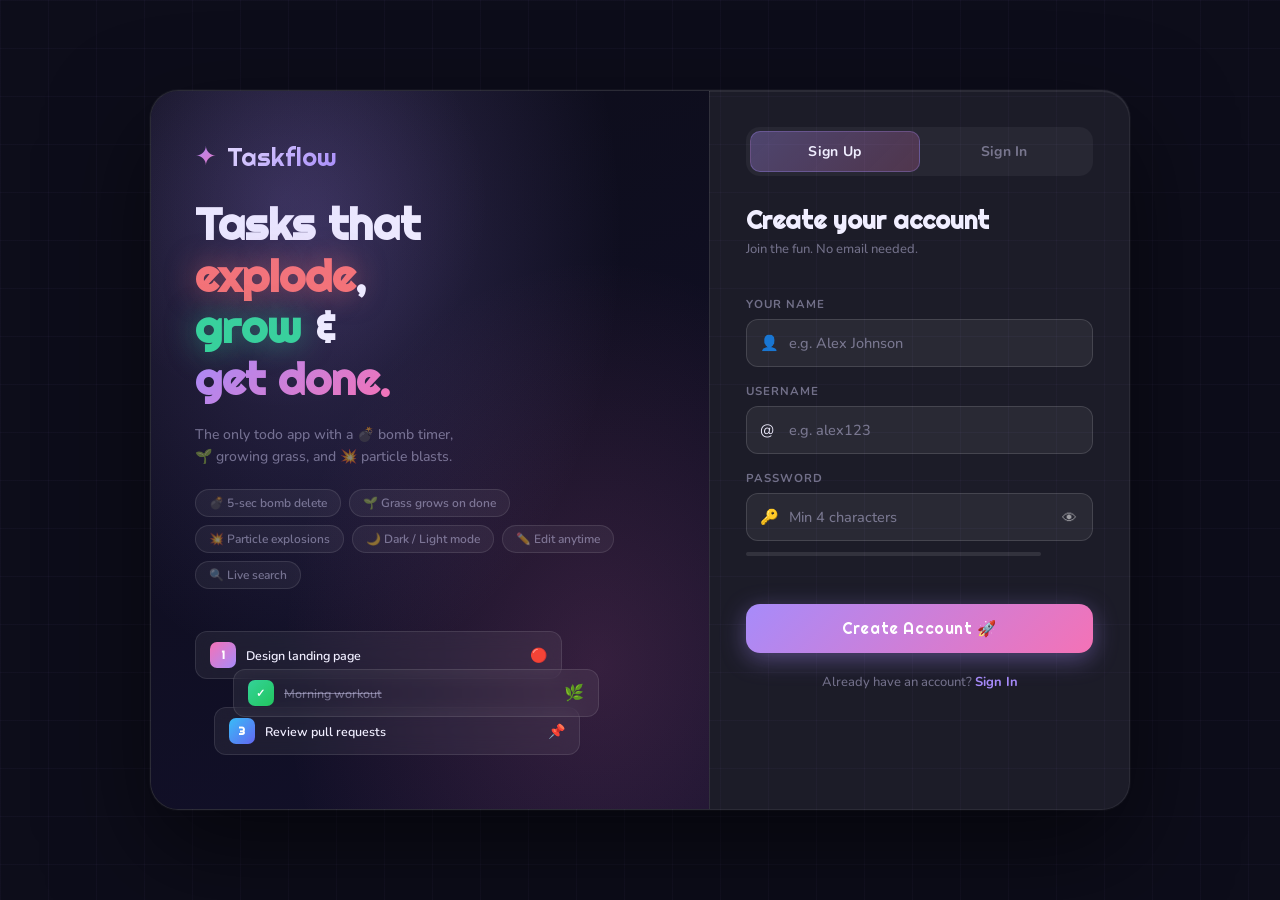
<file: index.html>
<!DOCTYPE html>
<html lang="en">
<head>
  <!-- ═══════════════════════════════════════════
       PRIMARY META
  ═══════════════════════════════════════════ -->
  <meta charset="UTF-8" />
  <meta name="viewport" content="width=device-width, initial-scale=1.0" />
  <meta http-equiv="X-UA-Compatible" content="IE=edge" />

  <title>Taskflow — Your Playful Task Manager</title>
  <meta name="description"        content="Taskflow is a fun, animated task manager. Sign up, log in, and manage your day with bomb countdowns, growing grass, and particle explosions." />
  <meta name="keywords"           content="todo app, task manager, taskflow, productivity, animated tasks, fun todo" />
  <meta name="author"             content="Taskflow" />
  <meta name="robots"             content="index, follow" />
  <meta name="theme-color"        content="#0d0d1a" />
  <meta name="color-scheme"       content="dark" />
  <meta name="application-name"   content="Taskflow" />
  <meta name="generator"          content="Vanilla HTML/CSS/JS" />
  <meta name="rating"             content="general" />
  <meta name="language"           content="English" />

  <!-- ═══════════════════════════════════════════
       OPEN GRAPH (Facebook / LinkedIn)
  ═══════════════════════════════════════════ -->
  <meta property="og:type"        content="website" />
  <meta property="og:title"       content="Taskflow — Your Playful Task Manager" />
  <meta property="og:description" content="Bomb countdowns, growing grass, particle explosions. The most fun way to manage your tasks." />
  <meta property="og:url"         content="https://yourdomain.com/" />
  <meta property="og:site_name"   content="Taskflow" />
  <meta property="og:locale"      content="en_US" />

  <!-- ═══════════════════════════════════════════
       TWITTER CARD
  ═══════════════════════════════════════════ -->
  <meta name="twitter:card"        content="summary_large_image" />
  <meta name="twitter:title"       content="Taskflow — Your Playful Task Manager" />
  <meta name="twitter:description" content="Bomb countdowns, growing grass, particle explosions. The most fun way to manage your tasks." />
  <meta name="twitter:creator"     content="@taskflow" />

  <!-- ═══════════════════════════════════════════
       FAVICONS
  ═══════════════════════════════════════════ -->
  <link rel="icon"             href="data:image/svg+xml,<svg xmlns='http://www.w3.org/2000/svg' viewBox='0 0 100 100'><text y='.9em' font-size='90'>✦</text></svg>" />
  <link rel="apple-touch-icon" href="data:image/svg+xml,<svg xmlns='http://www.w3.org/2000/svg' viewBox='0 0 100 100'><text y='.9em' font-size='90'>✦</text></svg>" />

  <!-- ═══════════════════════════════════════════
       FONTS
  ═══════════════════════════════════════════ -->
  <link rel="preconnect" href="https://fonts.googleapis.com" />
  <link rel="preconnect" href="https://fonts.gstatic.com" crossorigin />
  <link href="https://fonts.googleapis.com/css2?family=Righteous&family=Nunito:wght@400;500;600;700;800&display=swap" rel="stylesheet" />

  <link rel="stylesheet" href="css/login.css" />
</head>
<body>

  <!-- floating emoji particles in background -->
  <div class="bg-particles" id="bgParticles"></div>

  <!-- animated grid -->
  <div class="grid-overlay"></div>

  <!-- main card -->
  <main class="auth-container">

    <!-- left panel: branding -->
    <section class="brand-panel">
      <div class="brand-logo">
        <span class="logo-star">✦</span>
        <span class="logo-name">Taskflow</span>
      </div>
      <h1 class="brand-headline">
        Tasks that<br/>
        <span class="headline-pop">explode</span>,<br/>
        <span class="headline-grow">grow</span> &amp;<br/>
        <span class="headline-glow">get done.</span>
      </h1>
      <p class="brand-sub">The only todo app with a 💣 bomb timer,<br/>🌱 growing grass, and 💥 particle blasts.</p>

      <!-- feature pills -->
      <div class="feature-pills">
        <span class="pill">💣 5-sec bomb delete</span>
        <span class="pill">🌱 Grass grows on done</span>
        <span class="pill">💥 Particle explosions</span>
        <span class="pill">🌙 Dark / Light mode</span>
        <span class="pill">✏️ Edit anytime</span>
        <span class="pill">🔍 Live search</span>
      </div>

      <!-- floating demo cards -->
      <div class="demo-cards">
        <div class="demo-card dc1">
          <span class="dc-dot" style="background:linear-gradient(135deg,#f472b6,#a78bfa)">1</span>
          <span class="dc-text">Design landing page</span>
          <span class="dc-badge high">🔴</span>
        </div>
        <div class="demo-card dc2 done-card">
          <span class="dc-dot" style="background:linear-gradient(135deg,#34d399,#22c55e)">✓</span>
          <span class="dc-text dc-done">Morning workout</span>
          <span class="dc-grass">🌿</span>
        </div>
        <div class="demo-card dc3">
          <span class="dc-dot" style="background:linear-gradient(135deg,#38bdf8,#6366f1)">3</span>
          <span class="dc-text">Review pull requests</span>
          <span class="dc-badge normal">📌</span>
        </div>
      </div>
    </section>

    <!-- right panel: auth forms -->
    <section class="auth-panel">

      <!-- tab switcher -->
      <div class="auth-tabs">
        <button class="auth-tab active" id="tabSignup" onclick="switchTab('signup')">
          Sign Up
        </button>
        <button class="auth-tab" id="tabLogin" onclick="switchTab('login')">
          Sign In
        </button>
        <div class="tab-slider" id="tabSlider"></div>
      </div>

      <!-- ── SIGNUP FORM ── -->
      <form class="auth-form" id="formSignup" onsubmit="handleSignup(event)">
        <div class="welcome-text">
          <h2>Create your account</h2>
          <p>Join the fun. No email needed.</p>
        </div>

        <div class="field-group">
          <label class="field-label" for="su-name">Your Name</label>
          <div class="field-wrap">
            <span class="field-icon">👤</span>
            <input
              type="text"
              id="su-name"
              class="field-input"
              placeholder="e.g. Alex Johnson"
              autocomplete="name"
              required
            />
          </div>
        </div>

        <div class="field-group">
          <label class="field-label" for="su-user">Username</label>
          <div class="field-wrap">
            <span class="field-icon">@</span>
            <input
              type="text"
              id="su-user"
              class="field-input"
              placeholder="e.g. alex123"
              autocomplete="username"
              required
            />
          </div>
        </div>

        <div class="field-group">
          <label class="field-label" for="su-pass">Password</label>
          <div class="field-wrap">
            <span class="field-icon">🔑</span>
            <input
              type="password"
              id="su-pass"
              class="field-input"
              placeholder="Min 4 characters"
              autocomplete="new-password"
              required
            />
            <button type="button" class="eye-btn" onclick="toggleEye('su-pass', this)">👁</button>
          </div>
          <!-- strength -->
          <div class="strength-row">
            <div class="strength-track"><div class="strength-bar" id="strengthBar"></div></div>
            <span class="strength-txt" id="strengthTxt"></span>
          </div>
        </div>

        <div id="su-msg" class="form-msg"></div>

        <button type="submit" class="btn-auth" id="btnSignup">
          <span class="btn-text">Create Account 🚀</span>
          <span class="btn-ripple"></span>
        </button>

        <p class="switch-hint">Already have an account? <a href="#" onclick="switchTab('login')">Sign In</a></p>
      </form>

      <!-- ── LOGIN FORM ── -->
      <form class="auth-form hidden" id="formLogin" onsubmit="handleLogin(event)">
        <div class="welcome-text">
          <h2>Welcome back!</h2>
          <p>Your tasks are waiting for you.</p>
        </div>

        <div class="field-group">
          <label class="field-label" for="li-user">Username</label>
          <div class="field-wrap">
            <span class="field-icon">@</span>
            <input
              type="text"
              id="li-user"
              class="field-input"
              placeholder="Your username"
              autocomplete="username"
              required
            />
          </div>
        </div>

        <div class="field-group">
          <label class="field-label" for="li-pass">Password</label>
          <div class="field-wrap">
            <span class="field-icon">🔑</span>
            <input
              type="password"
              id="li-pass"
              class="field-input"
              placeholder="Your password"
              autocomplete="current-password"
              required
            />
            <button type="button" class="eye-btn" onclick="toggleEye('li-pass', this)">👁</button>
          </div>
        </div>

        <div id="li-msg" class="form-msg"></div>

        <button type="submit" class="btn-auth" id="btnLogin">
          <span class="btn-text">Let's Go! ✦</span>
          <span class="btn-ripple"></span>
        </button>

        <p class="switch-hint">No account yet? <a href="#" onclick="switchTab('signup')">Sign Up</a></p>
      </form>

    </section>
  </main>

  <script src="js/login.js"></script>
</body>
</html>
</file>
<file: css/login.css>
/* =====================================================
   login.css — Taskflow Login / Signup Page
   Font: Righteous (display) + Nunito (body)
   Theme: Dark cosmic with neon accents
   ===================================================== */

/* ── Reset & Base ── */
*, *::before, *::after { box-sizing: border-box; margin: 0; padding: 0; }

:root {
  --bg:        #0d0d1a;
  --surface:   rgba(255,255,255,.04);
  --border:    rgba(255,255,255,.09);
  --text:      #f0eeff;
  --muted:     rgba(220,215,255,.45);
  --accent:    #a78bfa;
  --pink:      #f472b6;
  --cyan:      #38bdf8;
  --green:     #34d399;
  --red:       #f87171;
  --yellow:    #fbbf24;
  --inp-bg:    rgba(255,255,255,.06);
  --inp-bdr:   rgba(255,255,255,.13);
  --shadow:    rgba(0,0,0,.55);
  --radius:    18px;
}

html { scroll-behavior: smooth; }

body {
  font-family: 'Nunito', sans-serif;
  background: var(--bg);
  min-height: 100vh;
  display: flex;
  align-items: center;
  justify-content: center;
  padding: 20px;
  overflow: hidden;
  color: var(--text);
}

/* ── Animated grid overlay ── */
.grid-overlay {
  position: fixed;
  inset: 0;
  background-image:
    linear-gradient(rgba(167,139,250,.04) 1px, transparent 1px),
    linear-gradient(90deg, rgba(167,139,250,.04) 1px, transparent 1px);
  background-size: 48px 48px;
  pointer-events: none;
  z-index: 0;
  animation: gridShift 20s linear infinite;
}
@keyframes gridShift {
  from { background-position: 0 0; }
  to   { background-position: 48px 48px; }
}

/* ── Floating bg emoji particles ── */
.bg-particles {
  position: fixed;
  inset: 0;
  pointer-events: none;
  z-index: 0;
  overflow: hidden;
}
.bg-particles span {
  position: absolute;
  font-size: 22px;
  opacity: 0;
  animation: floatUp linear infinite;
  user-select: none;
}
@keyframes floatUp {
  0%   { opacity: 0;   transform: translateY(0)   rotate(0deg)   scale(.6); }
  10%  { opacity: .25; }
  90%  { opacity: .15; }
  100% { opacity: 0;   transform: translateY(-100vh) rotate(360deg) scale(1.1); }
}

/* ── Auth container: two-panel layout ── */
.auth-container {
  position: relative;
  z-index: 1;
  display: grid;
  grid-template-columns: 1fr 420px;
  min-height: min(720px, 92vh);
  width: min(980px, 100%);
  background: var(--surface);
  border: 1px solid var(--border);
  border-radius: 28px;
  overflow: hidden;
  box-shadow:
    0 40px 100px var(--shadow),
    0 0 0 1px rgba(255,255,255,.04),
    inset 0 1px 0 rgba(255,255,255,.07);
  animation: cardReveal .65s cubic-bezier(.22,1,.36,1) both;
}
@keyframes cardReveal {
  from { opacity: 0; transform: translateY(40px) scale(.96); }
  to   { opacity: 1; transform: none; }
}

/* ─────────────────────────────────────────────
   LEFT BRAND PANEL
───────────────────────────────────────────── */
.brand-panel {
  background:
    radial-gradient(ellipse at 30% 20%, rgba(167,139,250,.22) 0%, transparent 55%),
    radial-gradient(ellipse at 80% 80%, rgba(244,114,182,.16) 0%, transparent 50%),
    linear-gradient(160deg, #0d0d1a 0%, #12102a 100%);
  padding: 48px 44px;
  display: flex;
  flex-direction: column;
  gap: 20px;
  position: relative;
  overflow: hidden;
}

/* decorative glow ring */
.brand-panel::before {
  content: '';
  position: absolute;
  width: 420px; height: 420px;
  border-radius: 50%;
  background: radial-gradient(circle, rgba(167,139,250,.12) 0%, transparent 70%);
  top: -100px; left: -80px;
  pointer-events: none;
  animation: pulse 5s ease-in-out infinite alternate;
}
@keyframes pulse {
  from { transform: scale(1); opacity: .6; }
  to   { transform: scale(1.15); opacity: 1; }
}

/* Logo */
.brand-logo {
  display: flex;
  align-items: center;
  gap: 10px;
}
.logo-star {
  font-size: 26px;
  background: linear-gradient(135deg, var(--accent), var(--pink));
  -webkit-background-clip: text;
  -webkit-text-fill-color: transparent;
  animation: starSpin 8s linear infinite;
}
@keyframes starSpin {
  from { filter: hue-rotate(0deg); }
  to   { filter: hue-rotate(360deg); }
}
.logo-name {
  font-family: 'Righteous', cursive;
  font-size: 1.6rem;
  background: linear-gradient(135deg, #e8e0ff, var(--accent));
  -webkit-background-clip: text;
  -webkit-text-fill-color: transparent;
}

/* Headline */
.brand-headline {
  font-family: 'Righteous', cursive;
  font-size: clamp(2rem, 3.5vw, 2.8rem);
  line-height: 1.15;
  color: var(--text);
  margin-top: 4px;
}
.headline-pop  { color: var(--red);    text-shadow: 0 0 30px rgba(248,113,113,.5); }
.headline-grow { color: var(--green);  text-shadow: 0 0 30px rgba(52,211,153,.5); }
.headline-glow {
  background: linear-gradient(135deg, var(--accent), var(--pink));
  -webkit-background-clip: text;
  -webkit-text-fill-color: transparent;
}

.brand-sub {
  font-size: 14px;
  color: var(--muted);
  line-height: 1.6;
  font-weight: 500;
}

/* Feature pills */
.feature-pills {
  display: flex;
  flex-wrap: wrap;
  gap: 8px;
}
.pill {
  padding: 5px 13px;
  background: rgba(255,255,255,.05);
  border: 1px solid rgba(255,255,255,.1);
  border-radius: 100px;
  font-size: 12px;
  font-weight: 600;
  color: var(--muted);
  white-space: nowrap;
  transition: all .25s;
  animation: pillBounce .4s cubic-bezier(.34,1.56,.64,1) both;
}
.pill:hover {
  background: rgba(167,139,250,.15);
  border-color: var(--accent);
  color: var(--accent);
  transform: translateY(-2px);
}
.pill:nth-child(1) { animation-delay: .15s; }
.pill:nth-child(2) { animation-delay: .22s; }
.pill:nth-child(3) { animation-delay: .29s; }
.pill:nth-child(4) { animation-delay: .36s; }
.pill:nth-child(5) { animation-delay: .43s; }
.pill:nth-child(6) { animation-delay: .50s; }
@keyframes pillBounce {
  from { opacity: 0; transform: translateY(10px) scale(.9); }
  to   { opacity: 1; transform: none; }
}

/* Demo cards floating preview */
.demo-cards {
  position: relative;
  height: 130px;
  margin-top: auto;
}
.demo-card {
  position: absolute;
  display: flex;
  align-items: center;
  gap: 10px;
  padding: 10px 14px;
  background: rgba(255,255,255,.06);
  border: 1px solid rgba(255,255,255,.1);
  border-radius: 12px;
  backdrop-filter: blur(10px);
  width: 78%;
  animation: demoFloat ease-in-out infinite alternate;
}
.dc1 { top: 0;   left: 0%;   animation-duration: 3.2s; animation-delay: 0s; }
.dc2 { top: 38px; left: 8%;  animation-duration: 2.8s; animation-delay: .5s; z-index: 1; }
.dc3 { top: 76px; left: 4%;  animation-duration: 3.5s; animation-delay: .2s; }
@keyframes demoFloat {
  from { transform: translateY(0) rotate(-.5deg); }
  to   { transform: translateY(-6px) rotate(.5deg); }
}
.dc-dot {
  flex-shrink: 0;
  width: 26px; height: 26px;
  border-radius: 7px;
  display: flex; align-items: center; justify-content: center;
  font-size: 11px; font-weight: 800;
  color: #fff;
  font-family: 'Righteous', cursive;
}
.dc-text {
  flex: 1;
  font-size: 12.5px;
  font-weight: 600;
  color: var(--text);
  white-space: nowrap;
  overflow: hidden;
  text-overflow: ellipsis;
}
.dc-done { text-decoration: line-through; color: var(--muted); }
.dc-badge {
  font-size: 14px;
  flex-shrink: 0;
}
.dc-grass {
  font-size: 16px;
  flex-shrink: 0;
  animation: sway 2s ease-in-out infinite alternate;
}
@keyframes sway { from { transform: rotate(-8deg); } to { transform: rotate(8deg); } }

/* ─────────────────────────────────────────────
   RIGHT AUTH PANEL
───────────────────────────────────────────── */
.auth-panel {
  background: rgba(255,255,255,.025);
  border-left: 1px solid var(--border);
  padding: 36px 36px 32px;
  display: flex;
  flex-direction: column;
  gap: 0;
  overflow-y: auto;
}

/* Tab switcher */
.auth-tabs {
  position: relative;
  display: flex;
  background: rgba(255,255,255,.05);
  border-radius: 14px;
  padding: 4px;
  margin-bottom: 28px;
  gap: 0;
}
.auth-tab {
  position: relative;
  z-index: 1;
  flex: 1;
  padding: 11px;
  border: none;
  border-radius: 11px;
  background: transparent;
  color: var(--muted);
  font-family: 'Nunito', sans-serif;
  font-size: 14px;
  font-weight: 700;
  cursor: pointer;
  transition: color .3s;
  letter-spacing: .02em;
}
.auth-tab.active { color: var(--text); }
.tab-slider {
  position: absolute;
  top: 4px; bottom: 4px;
  left: 4px;
  width: calc(50% - 4px);
  background: linear-gradient(135deg, rgba(167,139,250,.3), rgba(244,114,182,.2));
  border-radius: 10px;
  border: 1px solid rgba(167,139,250,.3);
  transition: transform .3s cubic-bezier(.34,1.56,.64,1);
  z-index: 0;
}
.tab-slider.right { transform: translateX(100%); }

/* Welcome text */
.welcome-text { margin-bottom: 22px; }
.welcome-text h2 {
  font-family: 'Righteous', cursive;
  font-size: 1.55rem;
  color: var(--text);
  margin-bottom: 4px;
}
.welcome-text p { font-size: 13px; color: var(--muted); font-weight: 500; }

/* Form hidden */
.auth-form.hidden { display: none; }
.auth-form { display: flex; flex-direction: column; gap: 16px; flex: 1; }

/* Field */
.field-group { display: flex; flex-direction: column; gap: 7px; }
.field-label {
  font-size: 11.5px;
  font-weight: 700;
  color: var(--muted);
  text-transform: uppercase;
  letter-spacing: .09em;
}
.field-wrap {
  position: relative;
  display: flex;
  align-items: center;
}
.field-icon {
  position: absolute;
  left: 14px;
  font-size: 15px;
  pointer-events: none;
  z-index: 1;
}
.field-input {
  width: 100%;
  padding: 13px 44px 13px 42px;
  background: var(--inp-bg);
  border: 1.5px solid var(--inp-bdr);
  border-radius: 12px;
  color: var(--text);
  font-family: 'Nunito', sans-serif;
  font-size: 14.5px;
  font-weight: 500;
  outline: none;
  transition: border-color .25s, background .25s, box-shadow .25s;
}
.field-input::placeholder { color: var(--muted); }
.field-input:focus {
  border-color: var(--accent);
  background: rgba(167,139,250,.07);
  box-shadow: 0 0 0 3px rgba(167,139,250,.15);
}

/* Eye toggle */
.eye-btn {
  position: absolute;
  right: 12px;
  background: none;
  border: none;
  font-size: 15px;
  cursor: pointer;
  opacity: .55;
  transition: opacity .2s;
  padding: 4px;
}
.eye-btn:hover { opacity: 1; }

/* Strength meter */
.strength-row {
  display: flex;
  align-items: center;
  gap: 10px;
  margin-top: 4px;
}
.strength-track {
  flex: 1;
  height: 4px;
  background: rgba(255,255,255,.1);
  border-radius: 4px;
  overflow: hidden;
}
.strength-bar {
  height: 100%;
  width: 0%;
  border-radius: 4px;
  transition: width .4s, background .4s;
}
.strength-txt { font-size: 11px; color: var(--muted); min-width: 42px; font-weight: 600; }

/* Message */
.form-msg {
  font-size: 12.5px;
  font-weight: 600;
  min-height: 16px;
  border-radius: 8px;
  margin-top: -4px;
}
.form-msg.error   { color: var(--red); }
.form-msg.success { color: var(--green); }

/* Submit button */
.btn-auth {
  position: relative;
  overflow: hidden;
  width: 100%;
  padding: 14px;
  border: none;
  border-radius: 14px;
  background: linear-gradient(135deg, var(--accent) 0%, var(--pink) 100%);
  color: #fff;
  font-family: 'Righteous', cursive;
  font-size: 15.5px;
  letter-spacing: .04em;
  cursor: pointer;
  box-shadow: 0 6px 24px rgba(167,139,250,.4);
  transition: transform .2s, filter .2s, box-shadow .2s;
  margin-top: 4px;
}
.btn-auth:hover {
  transform: translateY(-2px);
  filter: brightness(1.12);
  box-shadow: 0 10px 32px rgba(167,139,250,.5);
}
.btn-auth:active { transform: translateY(0); }
.btn-text { position: relative; z-index: 1; }

/* ripple */
.btn-ripple {
  position: absolute;
  inset: 0;
  background: radial-gradient(circle, rgba(255,255,255,.35) 0%, transparent 70%);
  opacity: 0;
  transform: scale(0);
  transition: transform .5s, opacity .5s;
}
.btn-auth:active .btn-ripple { transform: scale(2.5); opacity: 1; transition: none; }

/* Switch hint */
.switch-hint {
  text-align: center;
  font-size: 13px;
  color: var(--muted);
  font-weight: 500;
  margin-top: 4px;
}
.switch-hint a {
  color: var(--accent);
  text-decoration: none;
  font-weight: 700;
}
.switch-hint a:hover { text-decoration: underline; }

/* ─────────────────────────────────────────────
   RESPONSIVE
───────────────────────────────────────────── */
@media (max-width: 760px) {
  body { padding: 14px; align-items: flex-start; }
  .auth-container {
    grid-template-columns: 1fr;
    min-height: unset;
    border-radius: 22px;
  }
  .brand-panel {
    padding: 28px 24px 20px;
    gap: 14px;
  }
  .brand-headline { font-size: 1.7rem; }
  .demo-cards { display: none; }
  .auth-panel { padding: 24px 22px 28px; border-left: none; border-top: 1px solid var(--border); }
}
</file>
<file: css/app.css>
/* =====================================================
   app.css — Taskflow Dashboard
   Font: Righteous (display) + Nunito (body)
   ===================================================== */

*, *::before, *::after { box-sizing: border-box; margin: 0; padding: 0; }

/* ── CSS Variables — Dark (default) ── */
:root {
  --bg:          #0d0d1a;
  --surface:     rgba(255,255,255,.04);
  --surface2:    rgba(255,255,255,.07);
  --border:      rgba(255,255,255,.08);
  --border-h:    rgba(255,255,255,.16);
  --text:        #f0eeff;
  --muted:       rgba(220,215,255,.45);
  --accent:      #a78bfa;
  --pink:        #f472b6;
  --cyan:        #38bdf8;
  --green:       #34d399;
  --red:         #f87171;
  --yellow:      #fbbf24;
  --orange:      #fb923c;
  --shadow:      rgba(0,0,0,.45);
  --modal-bg:    #12122a;
  --radius:      14px;
}

/* ── Light theme ── */
[data-theme="light"] {
  --bg:       #f2f0ff;
  --surface:  rgba(255,255,255,.85);
  --surface2: rgba(255,255,255,.95);
  --border:   rgba(100,80,200,.1);
  --border-h: rgba(100,80,200,.25);
  --text:     #1a1030;
  --muted:    rgba(30,20,80,.48);
  --accent:   #7c3aed;
  --shadow:   rgba(100,80,200,.12);
  --modal-bg: #ffffff;
}

html { scroll-behavior: smooth; }

body {
  font-family: 'Nunito', sans-serif;
  background: var(--bg);
  min-height: 100vh;
  color: var(--text);
  display: flex;
  align-items: flex-start;
  justify-content: center;
  padding: 0 18px 80px;
  overflow-x: hidden;
  transition: background .4s, color .35s;
}

/* ── Canvas for blast ── */
#blastCanvas {
  position: fixed;
  inset: 0;
  pointer-events: none;
  z-index: 9999;
}

/* ── Ambient blobs ── */
.blob {
  position: fixed;
  border-radius: 50%;
  filter: blur(130px);
  pointer-events: none;
  z-index: 0;
  animation: blobDrift 14s ease-in-out infinite alternate;
}
.b1 {
  width: 520px; height: 520px;
  background: radial-gradient(circle, rgba(167,139,250,.17) 0%, transparent 70%);
  top: -150px; left: -150px;
}
.b2 {
  width: 400px; height: 400px;
  background: radial-gradient(circle, rgba(244,114,182,.13) 0%, transparent 70%);
  bottom: -100px; right: -100px;
  animation-duration: 18s;
}
@keyframes blobDrift {
  from { transform: translate(0,0) scale(1); }
  to   { transform: translate(40px,30px) scale(1.1); }
}

/* ── App wrapper ── */
.app-wrap {
  position: relative;
  z-index: 1;
  width: 100%;
  max-width: 660px;
}

/* ══════════════════════════════════════
   TOPBAR
══════════════════════════════════════ */
.topbar {
  display: flex;
  align-items: center;
  gap: 12px;
  padding: 18px 0 16px;
  border-bottom: 1px solid var(--border);
  margin-bottom: 22px;
  flex-wrap: wrap;
}

.topbar-left { flex-shrink: 0; }
.top-logo {
  font-family: 'Righteous', cursive;
  font-size: 1.25rem;
  background: linear-gradient(135deg, #e8e0ff, var(--accent), var(--pink));
  -webkit-background-clip: text;
  -webkit-text-fill-color: transparent;
  letter-spacing: .01em;
}

.topbar-center {
  display: flex;
  gap: 8px;
  flex-wrap: wrap;
  flex: 1;
  justify-content: center;
}
.stat-pill {
  padding: 4px 13px;
  border-radius: 100px;
  font-size: 12px;
  font-weight: 700;
  background: var(--surface);
  border: 1px solid var(--border);
  color: var(--muted);
  white-space: nowrap;
}
.stat-pill span { color: var(--text); margin-right: 2px; }
.stat-pill.accent { background: rgba(167,139,250,.1); border-color: rgba(167,139,250,.3); color: var(--accent); }
.stat-pill.green  { background: rgba(52,211,153,.08);  border-color: rgba(52,211,153,.3);  color: var(--green); }
.stat-pill.red    { background: rgba(248,113,113,.08); border-color: rgba(248,113,113,.3); color: var(--red); }

.topbar-right {
  display: flex;
  align-items: center;
  gap: 10px;
  flex-shrink: 0;
}
.greeting {
  font-size: 13px;
  font-weight: 600;
  color: var(--muted);
  max-width: 130px;
  overflow: hidden;
  text-overflow: ellipsis;
  white-space: nowrap;
}
.theme-btn {
  width: 36px; height: 36px;
  border-radius: 50%;
  border: 1px solid var(--border);
  background: var(--surface);
  font-size: 16px;
  cursor: pointer;
  display: flex; align-items: center; justify-content: center;
  transition: transform .3s, box-shadow .3s;
}
.theme-btn:hover { transform: rotate(20deg) scale(1.12); box-shadow: 0 4px 16px rgba(167,139,250,.25); }

.logout-btn {
  padding: 7px 14px;
  border: 1.5px solid var(--border);
  border-radius: 10px;
  background: var(--surface);
  color: var(--muted);
  font-family: 'Nunito', sans-serif;
  font-size: 12.5px;
  font-weight: 700;
  cursor: pointer;
  transition: all .2s;
}
.logout-btn:hover { border-color: var(--red); color: var(--red); }

/* ══════════════════════════════════════
   INPUT ZONE
══════════════════════════════════════ */
.input-zone {
  background: var(--surface);
  border: 1.5px solid var(--border);
  border-radius: 18px;
  padding: 16px 18px;
  margin-bottom: 14px;
  backdrop-filter: blur(10px);
  transition: border-color .3s, box-shadow .3s;
}
.input-zone:focus-within {
  border-color: var(--accent);
  box-shadow: 0 0 0 3px rgba(167,139,250,.12), 0 8px 32px var(--shadow);
}

.input-main-row {
  position: relative;
  margin-bottom: 12px;
}
.task-input {
  width: 100%;
  padding: 13px 80px 13px 18px;
  background: transparent;
  border: none;
  color: var(--text);
  font-family: 'Nunito', sans-serif;
  font-size: 15px;
  font-weight: 600;
  outline: none;
}
.task-input::placeholder { color: var(--muted); font-weight: 500; }

.enter-badge {
  position: absolute;
  right: 10px;
  top: 50%;
  transform: translateY(-50%);
  background: rgba(167,139,250,.15);
  border: 1px solid rgba(167,139,250,.3);
  border-radius: 8px;
  padding: 3px 10px;
  font-family: 'Nunito', sans-serif;
  font-size: 11.5px;
  font-weight: 700;
  color: var(--accent);
  pointer-events: none;
}

.input-sub-row {
  display: flex;
  gap: 10px;
  flex-wrap: wrap;
}
.sub-select, .sub-date {
  padding: 8px 14px;
  background: rgba(255,255,255,.05);
  border: 1.5px solid var(--border);
  border-radius: 10px;
  color: var(--text);
  font-family: 'Nunito', sans-serif;
  font-size: 13px;
  font-weight: 600;
  outline: none;
  cursor: pointer;
  transition: border-color .22s;
}
.sub-select:focus, .sub-date:focus { border-color: var(--accent); }
.sub-date::-webkit-calendar-picker-indicator { filter: invert(.5); cursor: pointer; }

/* ══════════════════════════════════════
   FILTER NAV
══════════════════════════════════════ */
.filter-nav {
  display: flex;
  gap: 8px;
  flex-wrap: wrap;
  align-items: center;
  margin-bottom: 12px;
}
.f-btn {
  padding: 6px 16px;
  border-radius: 100px;
  font-size: 12.5px;
  font-weight: 700;
  font-family: 'Nunito', sans-serif;
  background: var(--surface);
  border: 1.5px solid var(--border);
  color: var(--muted);
  cursor: pointer;
  transition: all .2s;
}
.f-btn:hover      { border-color: var(--accent); color: var(--accent); }
.f-btn.active     { background: rgba(167,139,250,.15); border-color: var(--accent); color: var(--accent); }
.f-btn.red.active { background: rgba(248,113,113,.12); border-color: var(--red);    color: var(--red); }

.search-box { flex: 1; min-width: 150px; }
.search-box input {
  width: 100%;
  padding: 7px 14px;
  background: var(--surface);
  border: 1.5px solid var(--border);
  border-radius: 100px;
  color: var(--text);
  font-family: 'Nunito', sans-serif;
  font-size: 13px;
  font-weight: 600;
  outline: none;
  transition: border-color .22s, box-shadow .22s;
}
.search-box input:focus { border-color: var(--accent); box-shadow: 0 0 0 3px rgba(167,139,250,.12); }

/* ══════════════════════════════════════
   HINT
══════════════════════════════════════ */
.key-hint {
  font-size: 11.5px;
  color: var(--muted);
  text-align: center;
  margin-bottom: 18px;
  font-weight: 500;
  line-height: 1.8;
}
.key-hint kbd {
  background: rgba(255,255,255,.07);
  border: 1px solid rgba(255,255,255,.12);
  border-radius: 5px;
  padding: 1px 7px;
  font-family: inherit;
  font-size: 10.5px;
  font-weight: 700;
  color: var(--accent);
}

/* ══════════════════════════════════════
   TASK LIST
══════════════════════════════════════ */
#taskList { display: flex; flex-direction: column; gap: 10px; }

/* Empty state */
.empty-state {
  text-align: center;
  padding: 64px 20px;
  color: var(--muted);
  animation: fadeUp .5s ease both;
}
.empty-icon { font-size: 48px; display: block; margin-bottom: 14px; }
.empty-state p { font-size: 15px; font-weight: 600; }

/* ══════════════════════════════════════
   TASK CARD
══════════════════════════════════════ */
.task-card {
  position: relative;
  display: flex;
  align-items: center;
  gap: 12px;
  padding: 14px 16px;
  background: var(--surface);
  border: 1.5px solid var(--border);
  border-radius: var(--radius);
  cursor: pointer;
  overflow: hidden;
  user-select: none;
  backdrop-filter: blur(8px);
  transition:
    transform .22s cubic-bezier(.34,1.56,.64,1),
    box-shadow .22s ease,
    border-color .22s ease,
    background .22s ease;

  /* spin-in entry for new tasks */
  animation: spinIn .52s cubic-bezier(.34,1.56,.64,1) both;
}
@keyframes spinIn {
  0%   { opacity: 0; transform: rotateY(90deg) scale(.8); }
  60%  { transform: rotateY(-10deg) scale(1.03); }
  100% { opacity: 1; transform: none; }
}

.task-card:hover {
  transform: translateY(-2px) scale(1.014);
  background: var(--surface2);
  border-color: var(--border-h);
  box-shadow: 0 10px 36px var(--shadow);
}
.task-card.selected {
  border-color: var(--accent);
  background: rgba(167,139,250,.08);
  box-shadow: 0 0 0 1px var(--accent), 0 0 24px rgba(167,139,250,.22), 0 8px 32px var(--shadow);
  transform: translateY(-2px) scale(1.016);
}
.task-card.done { opacity: .55; }
.task-card.done .task-txt { text-decoration: line-through; color: var(--muted); }

/* Priority left stripe */
.task-card::before {
  content: '';
  position: absolute;
  left: 0; top: 0; bottom: 0;
  width: 3.5px;
  border-radius: var(--radius) 0 0 var(--radius);
}
.task-card[data-pri="high"]::before   { background: var(--red); }
.task-card[data-pri="normal"]::before { background: var(--accent); }
.task-card[data-pri="low"]::before    { background: var(--green); }

/* Dot number badge */
.task-dot {
  flex-shrink: 0;
  width: 32px; height: 32px;
  border-radius: 9px;
  display: flex; align-items: center; justify-content: center;
  font-family: 'Righteous', cursive;
  font-size: 12px;
  color: rgba(255,255,255,.9);
  box-shadow: 0 2px 10px rgba(0,0,0,.3);
  transition: background .4s;
}

/* Body */
.task-body { flex: 1; min-width: 0; }
.task-txt {
  font-size: 14.5px;
  font-weight: 700;
  color: var(--text);
  line-height: 1.4;
  word-break: break-word;
  transition: color .3s;
}
.task-meta {
  display: flex;
  gap: 8px;
  flex-wrap: wrap;
  margin-top: 5px;
  align-items: center;
}
.pri-badge {
  font-size: 11px;
  font-weight: 700;
  padding: 2px 9px;
  border-radius: 100px;
}
.pri-badge.high   { background: rgba(248,113,113,.15); color: var(--red);    border: 1px solid rgba(248,113,113,.3); }
.pri-badge.normal { background: rgba(167,139,250,.12); color: var(--accent); border: 1px solid rgba(167,139,250,.3); }
.pri-badge.low    { background: rgba(52,211,153,.1);   color: var(--green);  border: 1px solid rgba(52,211,153,.3); }
.due-badge { font-size: 11.5px; color: var(--muted); font-weight: 600; }
.due-badge.over { color: var(--red); }

/* Action buttons */
.task-acts {
  display: flex;
  gap: 6px;
  flex-shrink: 0;
  opacity: 0;
  transition: opacity .18s;
}
.task-card:hover .task-acts,
.task-card.selected .task-acts { opacity: 1; }

.act {
  width: 30px; height: 30px;
  border-radius: 8px;
  border: 1.5px solid transparent;
  background: transparent;
  color: var(--muted);
  font-size: 14px;
  display: flex; align-items: center; justify-content: center;
  cursor: pointer;
  transition: all .18s;
}
.act.ok:hover  { background: rgba(52,211,153,.15);  border-color: var(--green);  color: var(--green); }
.act.ed:hover  { background: rgba(167,139,250,.15); border-color: var(--accent); color: var(--accent); }
.act.del:hover { background: rgba(248,113,113,.15); border-color: var(--red);    color: var(--red); }
.task-card.done .act.ok { opacity: 1; background: rgba(52,211,153,.18); border-color: var(--green); color: var(--green); }

/* ══════════════════════════════════════
   BOMB OVERLAY
══════════════════════════════════════ */
.bomb-overlay {
  position: absolute;
  inset: 0;
  display: flex;
  align-items: center;
  justify-content: center;
  gap: 14px;
  background: rgba(8,8,20,.84);
  backdrop-filter: blur(5px);
  border-radius: 12px;
  z-index: 20;
  animation: fadeIn .2s ease;
  cursor: pointer;
}
.bomb-emoji {
  font-size: 30px;
  animation: bombShake .3s ease-in-out infinite alternate;
  transition: transform .15s;
  cursor: pointer;
}
.bomb-emoji:hover { transform: scale(1.35) !important; }
@keyframes bombShake {
  from { transform: rotate(-10deg) scale(1.05); }
  to   { transform: rotate(10deg)  scale(.95); }
}
.bomb-num {
  font-family: 'Righteous', cursive;
  font-size: 2.5rem;
  font-weight: 400;
  color: var(--red);
  text-shadow: 0 0 18px rgba(248,113,113,.8);
  min-width: 48px;
  text-align: center;
  line-height: 1;
  animation: countPulse .9s ease-in-out infinite;
}
@keyframes countPulse {
  0%,100% { transform: scale(1); }
  50%      { transform: scale(1.18); }
}
.bomb-hint {
  font-size: 11px;
  color: rgba(255,255,255,.38);
  text-align: center;
  line-height: 1.4;
}

/* ══════════════════════════════════════
   BLAST EXIT
══════════════════════════════════════ */
.task-card.blasting {
  animation: blastOut .38s ease forwards;
  pointer-events: none;
}
@keyframes blastOut {
  to {
    opacity: 0;
    transform: scale(.5) rotate(-8deg) translateX(40px);
    max-height: 0;
    margin: 0; padding: 0;
  }
}

/* ══════════════════════════════════════
   GRASS OVERLAY
══════════════════════════════════════ */
.grass-overlay {
  position: absolute;
  inset: 0;
  border-radius: 12px;
  overflow: hidden;
  z-index: 5;
  pointer-events: none;
  animation: grassReveal .6s ease both;
}
@keyframes grassReveal {
  from { opacity: 0; clip-path: inset(100% 0 0 0); }
  to   { opacity: 1; clip-path: inset(0% 0 0 0); }
}

.grass-scene {
  position: absolute;
  inset: 0;
  background: linear-gradient(180deg, #071407 0%, #0f2a0f 50%, #1e4a1e 100%);
  display: flex;
  flex-direction: column;
  align-items: center;
  justify-content: flex-end;
  padding-bottom: 4px;
  overflow: hidden;
}

.g-sun {
  position: absolute;
  top: 5px; right: 14px;
  font-size: 20px;
  animation: sunBob 2s ease-in-out infinite alternate;
}
@keyframes sunBob {
  from { transform: rotate(-6deg) translateY(0); }
  to   { transform: rotate(6deg)  translateY(-5px); }
}

.g-ground {
  position: relative;
  width: 100%;
  height: 46px;
  display: flex;
  justify-content: center;
  align-items: flex-end;
}

.g-blades { display: flex; gap: 5px; align-items: flex-end; }
.blade {
  display: block;
  width: 5px;
  background: linear-gradient(to top, #1e4a1e, #5ecc5e);
  border-radius: 3px 3px 0 0;
  transform-origin: bottom center;
  animation: growBlade .65s ease forwards, sway 2.2s ease-in-out infinite alternate;
}
.bl1 { height: 22px; }
.bl2 { height: 32px; animation-delay: .07s, .1s; }
.bl3 { height: 18px; animation-delay: .04s, .2s; }
.bl4 { height: 36px; animation-delay: .12s, .05s; }
.bl5 { height: 26px; animation-delay: .09s, .15s; }
.bl6 { height: 20px; animation-delay: .15s, .08s; }
.bl7 { height: 34px; animation-delay: .06s, .18s; }
.bl8 { height: 16px; animation-delay: .11s, .12s; }

@keyframes growBlade {
  from { transform: scaleY(0); opacity: 0; }
  to   { transform: scaleY(1); opacity: 1; }
}
@keyframes sway {
  from { transform: rotate(-9deg); }
  to   { transform: rotate(9deg); }
}

.g-flower {
  position: absolute;
  bottom: 28px;
  font-size: 14px;
  animation: flowerPop .55s .4s cubic-bezier(.34,1.56,.64,1) both;
}
.gf1 { left: 18%; }
.gf2 { right: 16%; }
@keyframes flowerPop {
  from { transform: scale(0) rotate(-40deg); opacity: 0; }
  to   { transform: none; opacity: 1; }
}

.g-label {
  position: absolute;
  top: 6px;
  left: 0; right: 0;
  text-align: center;
  font-size: 11px;
  font-weight: 700;
  color: #a0eea0;
  font-family: 'Nunito', sans-serif;
  text-shadow: 0 1px 6px rgba(0,0,0,.6);
  animation: fadeUp .5s .35s both;
}

/* ══════════════════════════════════════
   EDIT MODAL
══════════════════════════════════════ */
.modal-back {
  position: fixed;
  inset: 0;
  background: rgba(0,0,0,.6);
  backdrop-filter: blur(7px);
  z-index: 1000;
  display: flex;
  align-items: center;
  justify-content: center;
  padding: 20px;
  animation: fadeIn .2s ease;
}
.modal-back.hidden { display: none; }

.modal-box {
  background: var(--modal-bg);
  border: 1px solid var(--border);
  border-radius: 22px;
  padding: 32px 28px 26px;
  width: 100%;
  max-width: 400px;
  box-shadow: 0 40px 100px rgba(0,0,0,.55);
  animation: modalPop .35s cubic-bezier(.34,1.56,.64,1) both;
  display: flex;
  flex-direction: column;
  gap: 14px;
}
@keyframes modalPop {
  from { opacity: 0; transform: scale(.86) translateY(24px); }
  to   { opacity: 1; transform: none; }
}

.modal-title {
  font-family: 'Righteous', cursive;
  font-size: 1.2rem;
  color: var(--text);
  margin-bottom: 4px;
}

.modal-lbl {
  display: block;
  font-size: 11px;
  font-weight: 700;
  color: var(--muted);
  text-transform: uppercase;
  letter-spacing: .09em;
  margin-bottom: 6px;
}

.modal-inp {
  width: 100%;
  padding: 12px 15px;
  background: rgba(255,255,255,.06);
  border: 1.5px solid var(--border);
  border-radius: 11px;
  color: var(--text);
  font-family: 'Nunito', sans-serif;
  font-size: 14px;
  font-weight: 600;
  outline: none;
  transition: border-color .22s, box-shadow .22s;
}
.modal-inp:focus {
  border-color: var(--accent);
  box-shadow: 0 0 0 3px rgba(167,139,250,.15);
}

.modal-btns {
  display: flex;
  gap: 10px;
  margin-top: 4px;
}
.modal-cancel {
  flex: 1;
  padding: 12px;
  border: 1.5px solid var(--border);
  border-radius: 11px;
  background: transparent;
  color: var(--muted);
  font-family: 'Nunito', sans-serif;
  font-size: 14px;
  font-weight: 700;
  cursor: pointer;
  transition: all .2s;
}
.modal-cancel:hover { border-color: var(--red); color: var(--red); }
.modal-save {
  flex: 2;
  padding: 12px;
  border: none;
  border-radius: 11px;
  background: linear-gradient(135deg, var(--accent), var(--pink));
  color: #fff;
  font-family: 'Righteous', cursive;
  font-size: 15px;
  cursor: pointer;
  letter-spacing: .03em;
  transition: transform .2s, filter .2s;
  box-shadow: 0 4px 18px rgba(167,139,250,.35);
}
.modal-save:hover { transform: translateY(-2px); filter: brightness(1.1); }

/* ══════════════════════════════════════
   SHARED KEYFRAMES & UTILS
══════════════════════════════════════ */
@keyframes fadeUp  { from { opacity:0; transform:translateY(10px); } to { opacity:1; transform:none; } }
@keyframes fadeIn  { from { opacity:0; } to { opacity:1; } }

::-webkit-scrollbar { width: 5px; }
::-webkit-scrollbar-track { background: transparent; }
::-webkit-scrollbar-thumb { background: rgba(167,139,250,.2); border-radius: 10px; }

@media (max-width: 520px) {
  body { padding: 0 12px 60px; }
  .topbar { gap: 8px; }
  .topbar-center { display: none; }
  .input-sub-row { flex-direction: column; }
  .task-acts { opacity: 1; }
}
</file>
